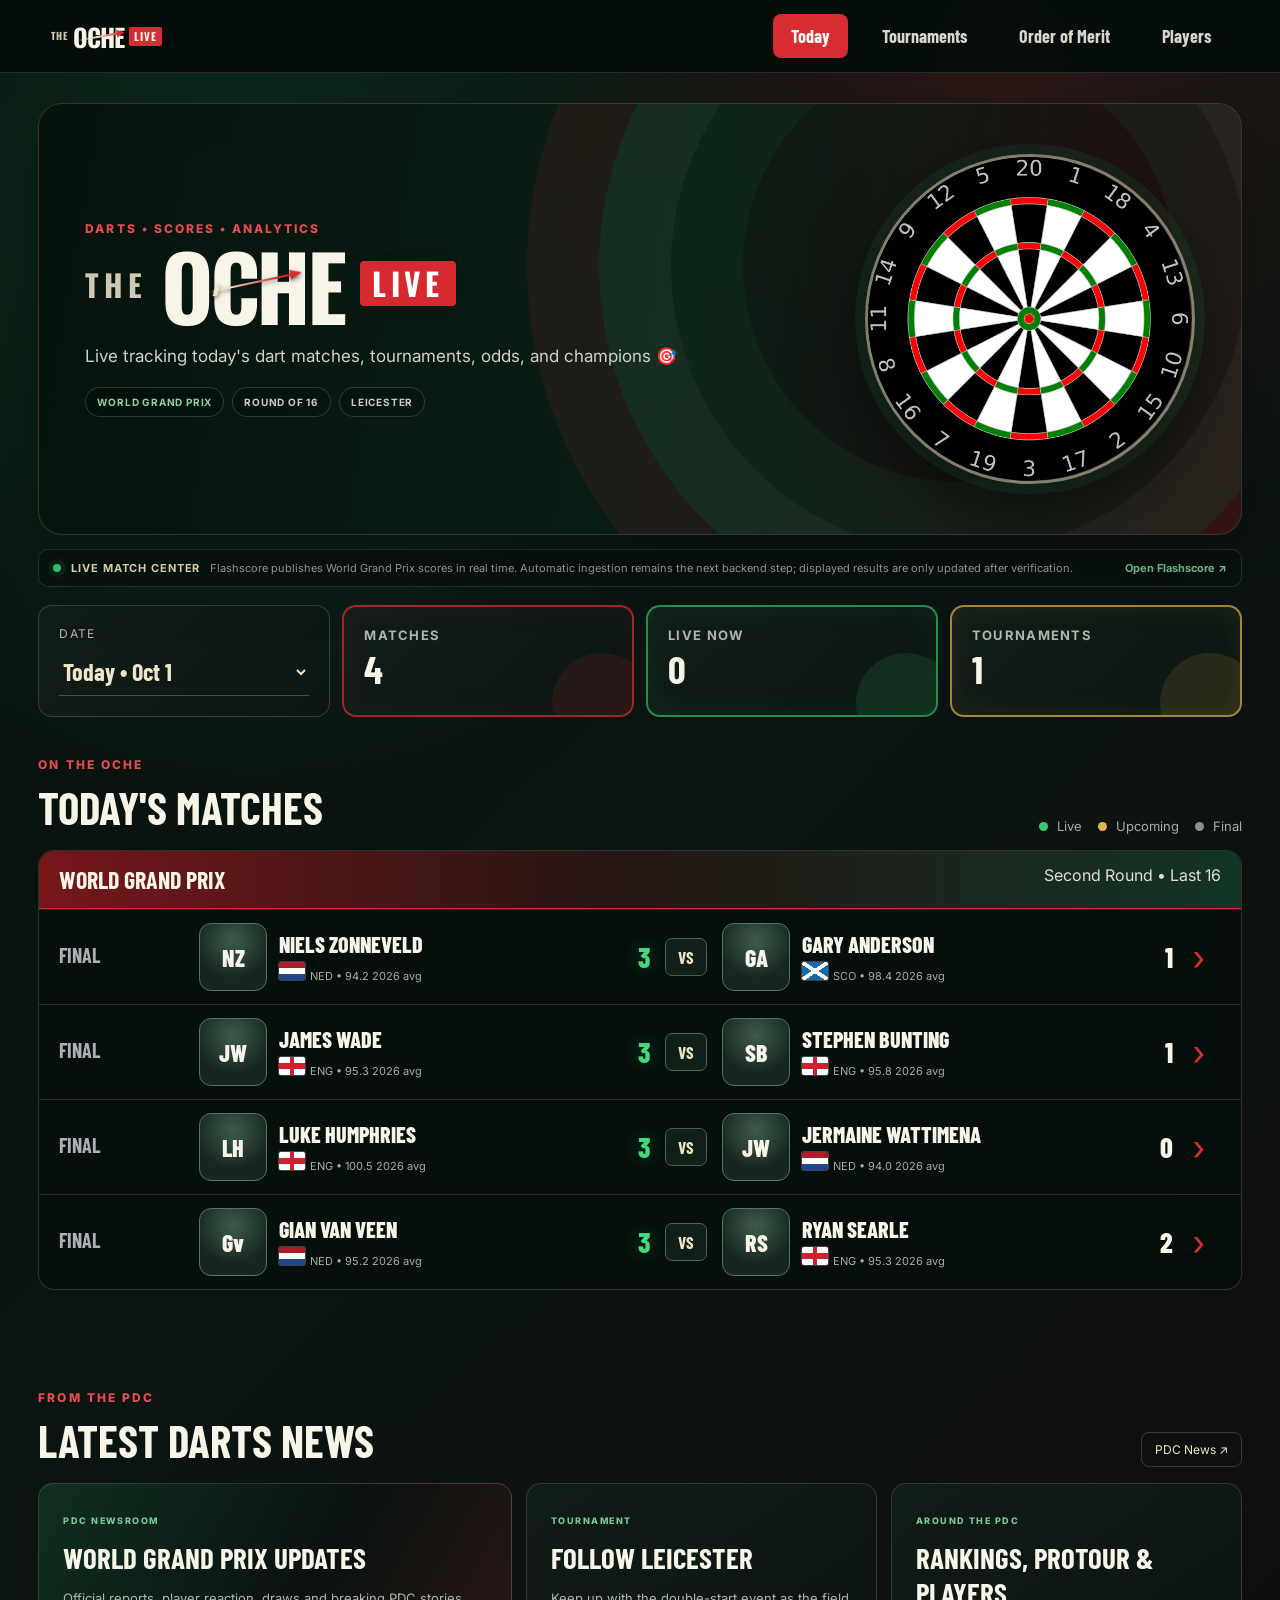
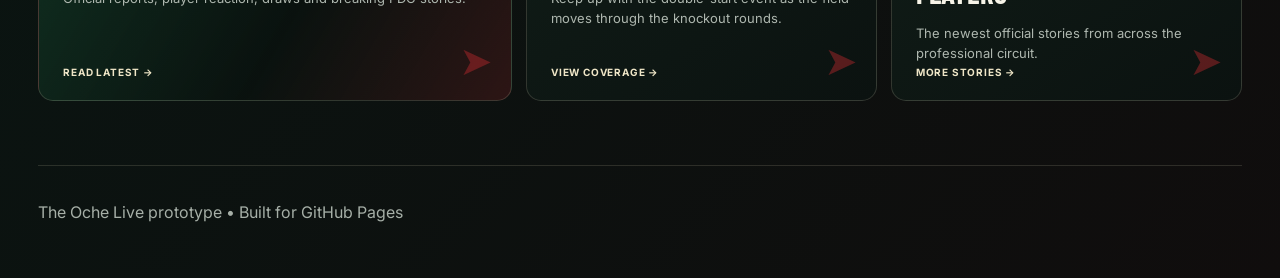
<file: index.html>
<!DOCTYPE html>
<html lang="en"><head><meta charset="UTF-8"><meta name="viewport" content="width=device-width,initial-scale=1.0"><title>The Oche Live</title><link rel="preconnect" href="https://fonts.googleapis.com"><link rel="preconnect" href="https://fonts.gstatic.com" crossorigin><link href="https://fonts.googleapis.com/css2?family=Barlow+Condensed:wght@500;600;700;800&family=Inter:wght@400;500;600;700;800;900&family=Oswald:wght@500;600;700&display=swap" rel="stylesheet"><link rel="stylesheet" href="css/style.css"><link rel="stylesheet" href="css/home-v2.css"></head>
<body><div class="site-shell"><header class="topbar"><a class="brand" href="index.html"><span class="mini-oche-logo"><span>THE</span><b>OCHE</b><em>LIVE</em><i></i></span></a><nav class="main-nav"><a class="active" href="index.html">Today</a><a href="tournaments.html">Tournaments</a><a href="rankings.html">Order of Merit</a><a href="players.html">Players</a></nav></header>
<main><section class="hero home-hero"><div class="hero-copy-block"><p class="eyebrow">Darts • scores • analytics</p><h1 class="home-title oche-wordmark"><span>THE</span><span class="oche-text">OCHE<i class="dart-swoosh" aria-hidden="true">➤</i></span><em>LIVE</em></h1><p class="hero-copy">Live tracking today's dart matches, tournaments, odds, and champions 🎯</p><div class="hero-chips"><span>WORLD GRAND PRIX</span><span>ROUND OF 16</span><span>LEICESTER</span></div></div><div class="hero-board-photo"><img src="images/dartboards/Anonymous_dartboard.png" alt="Dartboard"></div></section>
<section class="live-source-strip"><span class="pulse-dot"></span><strong>LIVE MATCH CENTER</strong><span>Flashscore publishes World Grand Prix scores in real time. Automatic ingestion remains the next backend step; displayed results are only updated after verification.</span><a href="https://www.flashscoreusa.com/darts/world/world-grand-prix/" target="_blank" rel="noopener">Open Flashscore ↗</a></section>
<section class="summary-strip" id="summaryStrip"></section><section class="section-heading"><div><p class="eyebrow">On the oche</p><h2 id="matchHeading">Today's Matches</h2></div><div class="legend"><span><i class="dot live"></i> Live</span><span><i class="dot upcoming"></i> Upcoming</span><span><i class="dot final"></i> Final</span></div></section><section id="matchesContainer" class="matches-grid" aria-live="polite"></section>
<section class="news-section"><div class="section-heading"><div><p class="eyebrow">From the PDC</p><h2>Latest Darts News</h2></div><a class="news-all" href="https://www.pdc.tv/news/" target="_blank" rel="noopener">PDC News ↗</a></div><div class="news-grid"><a class="news-card feature-news" href="https://www.pdc.tv/news/" target="_blank" rel="noopener"><span class="news-tag">PDC NEWSROOM</span><h3>World Grand Prix updates</h3><p>Official reports, player reaction, draws and breaking PDC stories.</p><b>READ LATEST →</b></a><a class="news-card" href="https://www.pdc.tv/news/" target="_blank" rel="noopener"><span class="news-tag">TOURNAMENT</span><h3>Follow Leicester</h3><p>Keep up with the double-start event as the field moves through the knockout rounds.</p><b>VIEW COVERAGE →</b></a><a class="news-card" href="https://www.pdc.tv/news/" target="_blank" rel="noopener"><span class="news-tag">AROUND THE PDC</span><h3>Rankings, ProTour & players</h3><p>The newest official stories from across the professional circuit.</p><b>MORE STORIES →</b></a></div></section>
</main><footer class="footer"><p>The Oche Live prototype • Built for GitHub Pages</p></footer></div><script src="js/data.js"></script><script src="js/app.js"></script></body></html>
</file>
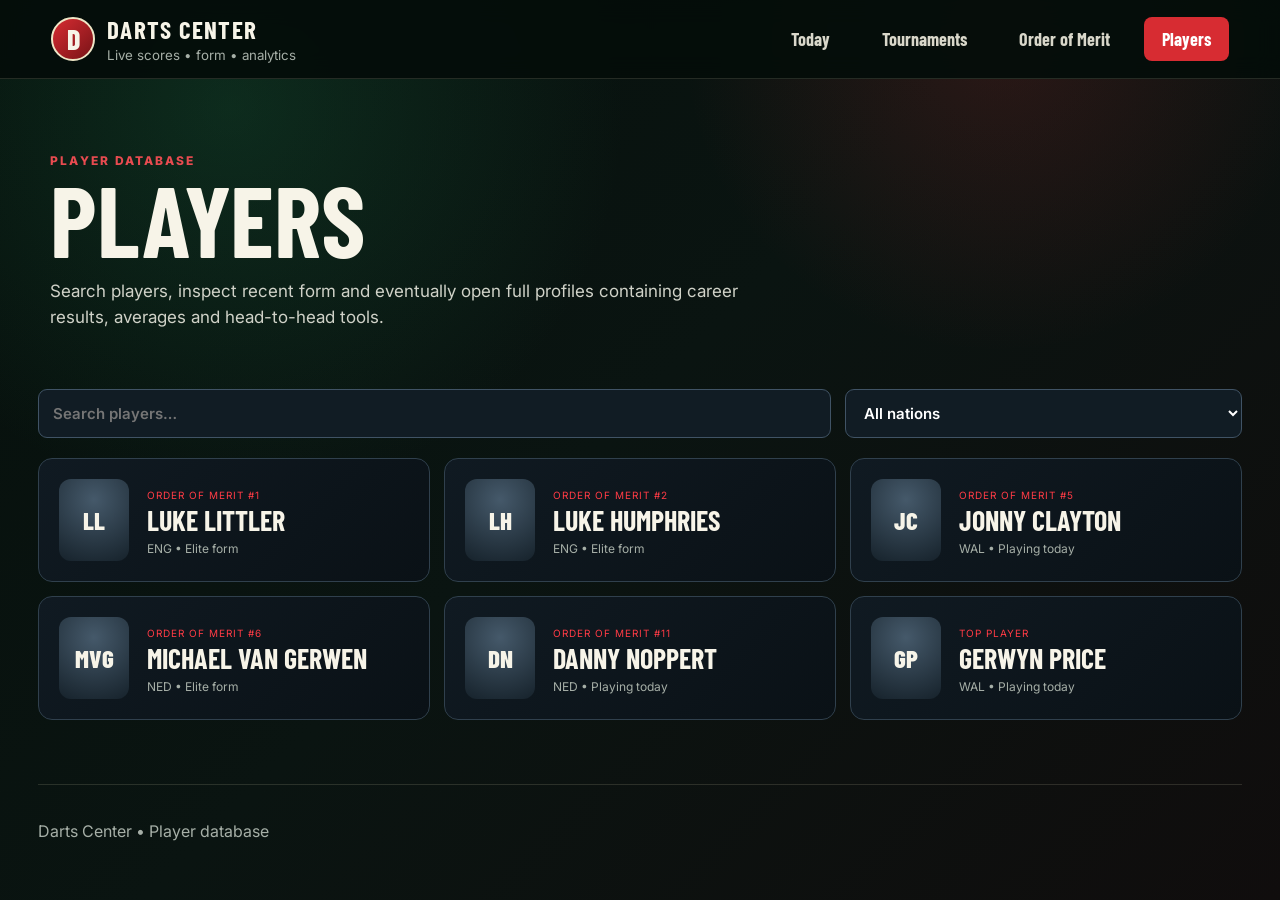
<file: players.html>
<!DOCTYPE html><html lang="en"><head><meta charset="UTF-8"><meta name="viewport" content="width=device-width,initial-scale=1"><title>Players • Darts Center</title><link rel="preconnect" href="https://fonts.googleapis.com"><link rel="preconnect" href="https://fonts.gstatic.com" crossorigin><link href="https://fonts.googleapis.com/css2?family=Barlow+Condensed:wght@500;600;700;800&family=Inter:wght@400;500;600;700&display=swap" rel="stylesheet"><link rel="stylesheet" href="css/style.css"></head><body><div class="site-shell"><header class="topbar"><a class="brand" href="index.html"><span class="brand-mark">D</span><span><strong>DARTS CENTER</strong><small>Live scores • form • analytics</small></span></a><nav class="main-nav"><a href="index.html">Today</a><a href="tournaments.html">Tournaments</a><a href="rankings.html">Order of Merit</a><a class="active" href="players.html">Players</a></nav></header><main><section class="hero"><div><p class="eyebrow">Player database</p><h1>Players</h1><p class="hero-copy">Search players, inspect recent form and eventually open full profiles containing career results, averages and head-to-head tools.</p></div></section><section class="player-tools"><input id="playerSearch" type="search" placeholder="Search players…" aria-label="Search players"><select id="countryFilter"><option value="">All nations</option><option>ENG</option><option>WAL</option><option>NED</option></select></section><section class="player-directory" id="playerDirectory"><article class="player-profile-card" data-name="luke littler" data-country="ENG"><div class="profile-avatar">LL</div><div><span class="profile-rank">Order of Merit #1</span><h3>Luke Littler</h3><p>ENG • Elite form</p></div></article><article class="player-profile-card" data-name="luke humphries" data-country="ENG"><div class="profile-avatar">LH</div><div><span class="profile-rank">Order of Merit #2</span><h3>Luke Humphries</h3><p>ENG • Elite form</p></div></article><article class="player-profile-card" data-name="jonny clayton" data-country="WAL"><div class="profile-avatar">JC</div><div><span class="profile-rank">Order of Merit #5</span><h3>Jonny Clayton</h3><p>WAL • Playing today</p></div></article><article class="player-profile-card" data-name="michael van gerwen" data-country="NED"><div class="profile-avatar">MVG</div><div><span class="profile-rank">Order of Merit #6</span><h3>Michael van Gerwen</h3><p>NED • Elite form</p></div></article><article class="player-profile-card" data-name="danny noppert" data-country="NED"><div class="profile-avatar">DN</div><div><span class="profile-rank">Order of Merit #11</span><h3>Danny Noppert</h3><p>NED • Playing today</p></div></article><article class="player-profile-card" data-name="gerwyn price" data-country="WAL"><div class="profile-avatar">GP</div><div><span class="profile-rank">Top player</span><h3>Gerwyn Price</h3><p>WAL • Playing today</p></div></article></section></main><footer class="footer"><p>Darts Center • Player database</p></footer></div><script>const q=document.getElementById('playerSearch'),f=document.getElementById('countryFilter'),cards=[...document.querySelectorAll('.player-profile-card')];function filter(){const s=q.value.toLowerCase();cards.forEach(c=>c.style.display=(!s||c.dataset.name.includes(s))&&(!f.value||c.dataset.country===f.value)?'flex':'none')}q.addEventListener('input',filter);f.addEventListener('change',filter);</script></body></html>
</file>
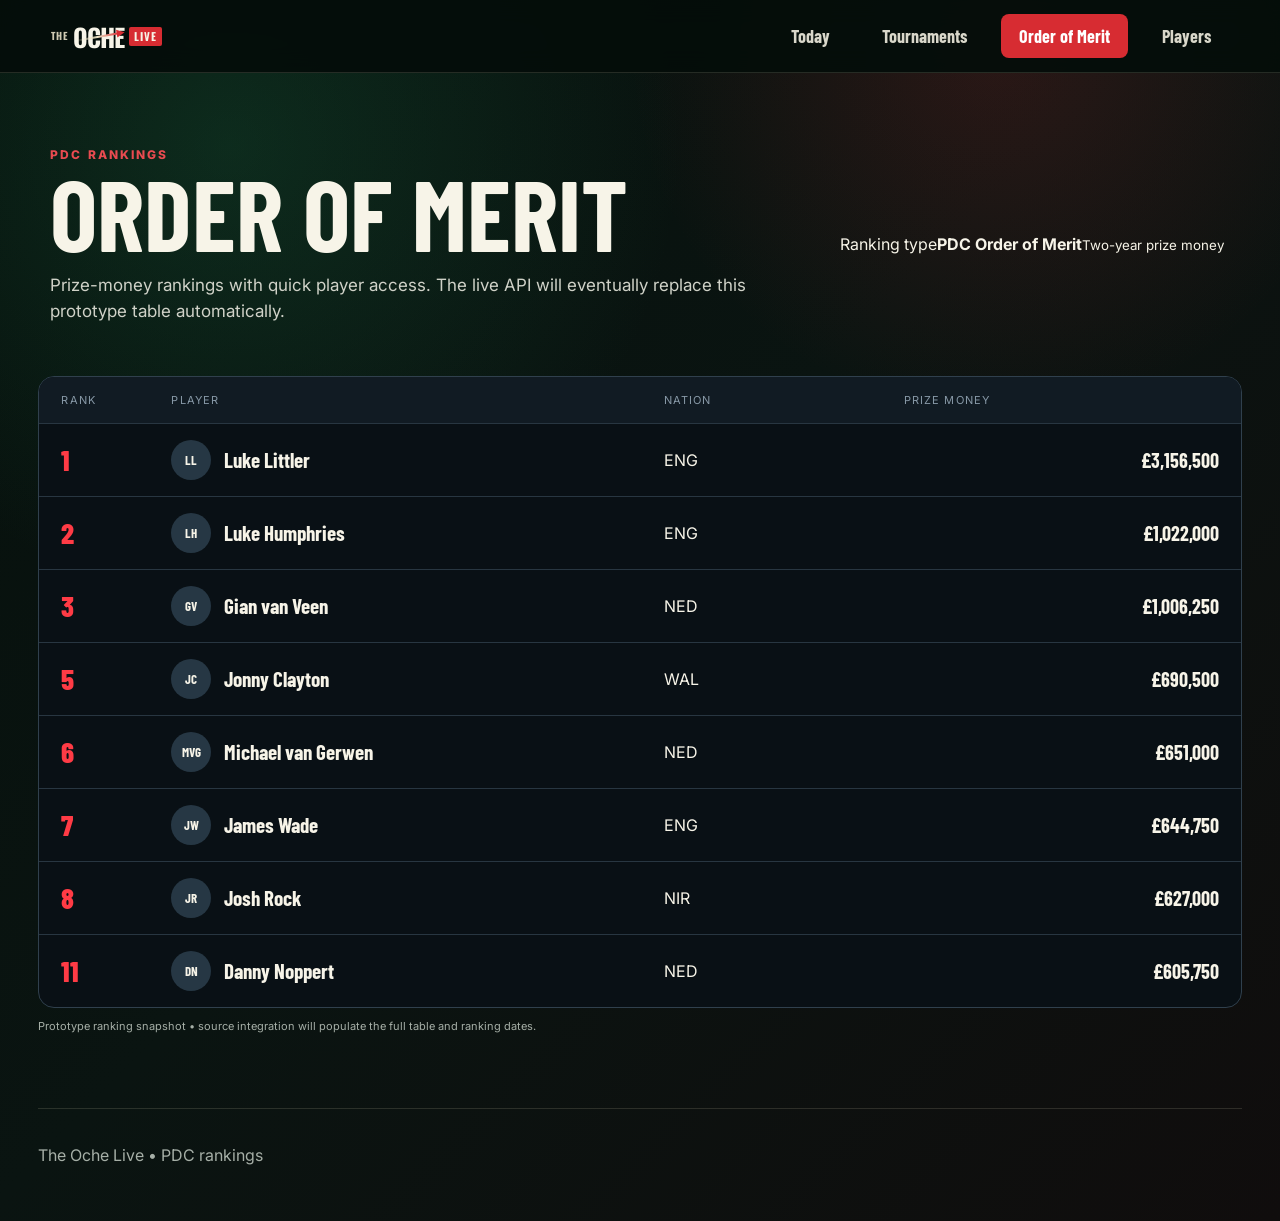
<file: rankings.html>
<!DOCTYPE html><html lang="en"><head><meta charset="UTF-8"><meta name="viewport" content="width=device-width,initial-scale=1"><title>Order of Merit • The Oche Live</title><link rel="preconnect" href="https://fonts.googleapis.com"><link rel="preconnect" href="https://fonts.gstatic.com" crossorigin><link href="https://fonts.googleapis.com/css2?family=Barlow+Condensed:wght@500;600;700;800&family=Inter:wght@400;500;600;700&family=Oswald:wght@500;600;700&display=swap" rel="stylesheet"><link rel="stylesheet" href="css/style.css"><link rel="stylesheet" href="css/home-v2.css"></head><body><div class="site-shell"><header class="topbar"><a class="brand" href="index.html"><span class="mini-oche-logo"><span>THE</span><b>OCHE</b><em>LIVE</em><i></i></span></a><nav class="main-nav"><a href="index.html">Today</a><a href="tournaments.html">Tournaments</a><a class="active" href="rankings.html">Order of Merit</a><a href="players.html">Players</a></nav></header><main><section class="hero"><div><p class="eyebrow">PDC rankings</p><h1>Order of Merit</h1><p class="hero-copy">Prize-money rankings with quick player access. The live API will eventually replace this prototype table automatically.</p></div><div class="hero-panel"><span>Ranking type</span><strong>PDC Order of Merit</strong><small>Two-year prize money</small></div></section><section class="ranking-board"><div class="ranking-head"><span>Rank</span><span>Player</span><span>Nation</span><span>Prize Money</span></div><a class="ranking-row" href="players.html"><strong>1</strong><span class="rank-player"><i>LL</i>Luke Littler</span><span>ENG</span><b>£3,156,500</b></a><a class="ranking-row" href="players.html"><strong>2</strong><span class="rank-player"><i>LH</i>Luke Humphries</span><span>ENG</span><b>£1,022,000</b></a><a class="ranking-row" href="players.html"><strong>3</strong><span class="rank-player"><i>GV</i>Gian van Veen</span><span>NED</span><b>£1,006,250</b></a><a class="ranking-row" href="players.html"><strong>5</strong><span class="rank-player"><i>JC</i>Jonny Clayton</span><span>WAL</span><b>£690,500</b></a><a class="ranking-row" href="players.html"><strong>6</strong><span class="rank-player"><i>MVG</i>Michael van Gerwen</span><span>NED</span><b>£651,000</b></a><a class="ranking-row" href="players.html"><strong>7</strong><span class="rank-player"><i>JW</i>James Wade</span><span>ENG</span><b>£644,750</b></a><a class="ranking-row" href="players.html"><strong>8</strong><span class="rank-player"><i>JR</i>Josh Rock</span><span>NIR</span><b>£627,000</b></a><a class="ranking-row" href="players.html"><strong>11</strong><span class="rank-player"><i>DN</i>Danny Noppert</span><span>NED</span><b>£605,750</b></a></section><p class="source-hint">Prototype ranking snapshot • source integration will populate the full table and ranking dates.</p></main><footer class="footer"><p>The Oche Live • PDC rankings</p></footer></div></body></html>
</file>
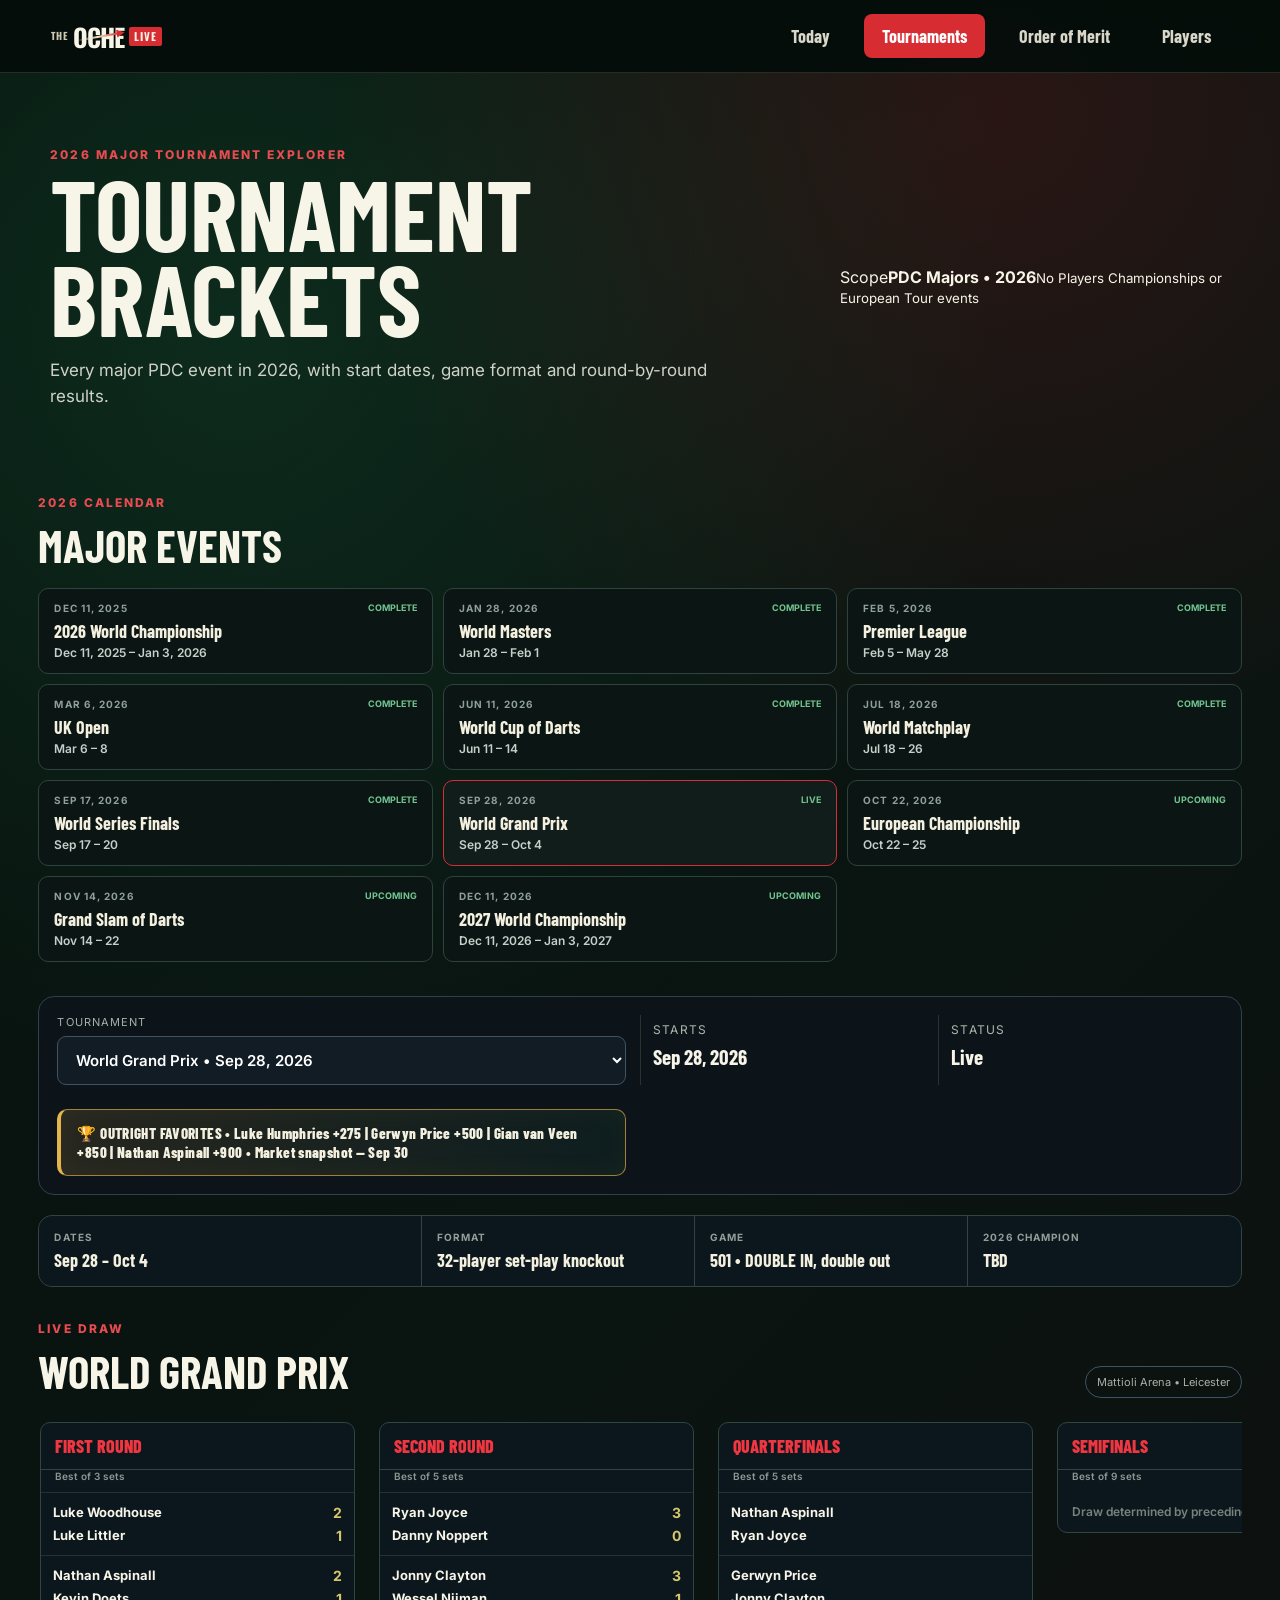
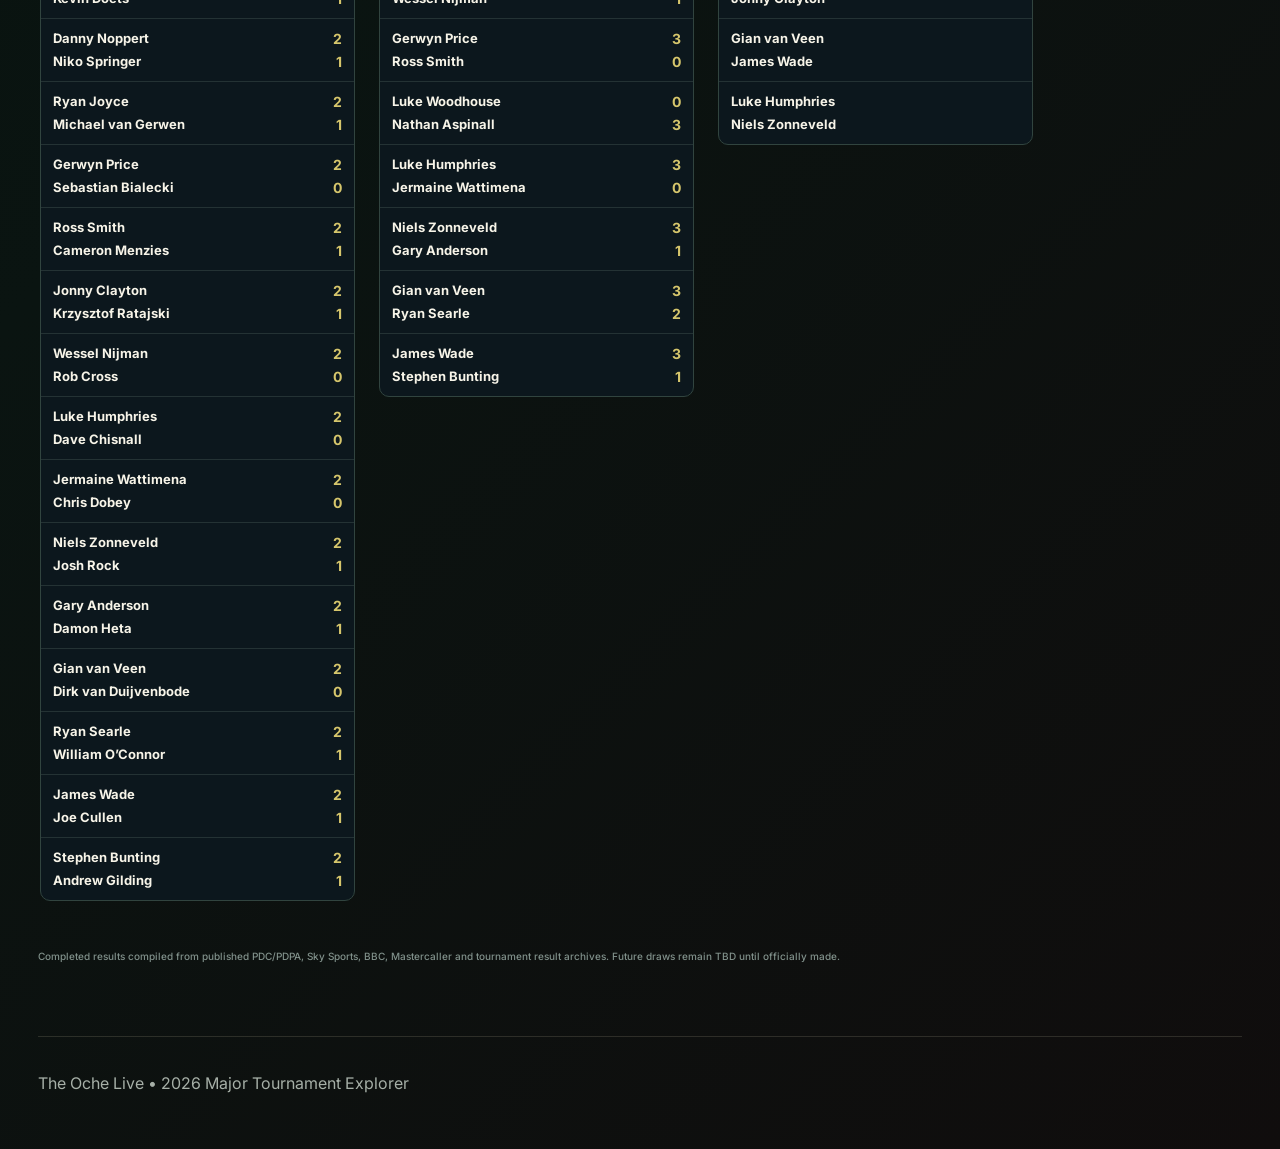
<file: tournaments.html>
<!DOCTYPE html><html lang="en"><head><meta charset="UTF-8"><meta name="viewport" content="width=device-width,initial-scale=1"><title>Tournaments • The Oche Live</title><link rel="preconnect" href="https://fonts.googleapis.com"><link rel="preconnect" href="https://fonts.gstatic.com" crossorigin><link href="https://fonts.googleapis.com/css2?family=Barlow+Condensed:wght@500;600;700;800&family=Inter:wght@400;500;600;700&family=Oswald:wght@500;600;700&display=swap" rel="stylesheet"><link rel="stylesheet" href="css/style.css"><link rel="stylesheet" href="css/home-v2.css"><style>.t-meta{display:grid;grid-template-columns:1.4fr 1fr 1fr 1fr;gap:1px;margin:20px 0 28px;border:1px solid #31443f;border-radius:14px;overflow:hidden;background:#31443f}.t-meta>div{background:#0c171d;padding:15px}.t-meta span,.calendar-card span{display:block;color:#8fa099;font:700 10px Inter;letter-spacing:.11em;text-transform:uppercase;margin-bottom:6px}.t-meta strong{font:700 18px 'Barlow Condensed';color:#f4f0df}.major-calendar{display:grid;grid-template-columns:repeat(3,1fr);gap:10px;margin:16px 0 34px}.calendar-card{padding:13px 15px;border:1px solid #2e433e;border-radius:10px;background:#0b1614;cursor:pointer;text-align:left;color:#f4f0df}.calendar-card:hover,.calendar-card.active{border-color:#d82d38;background:#111d1a}.calendar-card strong{display:block;font:700 18px 'Barlow Condensed';margin-bottom:3px}.calendar-card b{font:600 12px Inter;color:#c5d0ca}.calendar-card em{float:right;font:700 9px Inter;font-style:normal;text-transform:uppercase;color:#71c58f}.round-strip{display:flex;align-items:flex-start;gap:24px;overflow-x:auto;padding:8px 2px 22px;scrollbar-color:#40544e #08120f}.round-card{flex:0 0 315px;min-width:315px;border:1px solid #31443f;border-radius:10px;background:#0c171d;overflow:hidden}.round-card h3{margin:0;padding:12px 14px;color:#ef3641;font:800 18px 'Barlow Condensed';text-transform:uppercase;border-bottom:1px solid #31443f;white-space:nowrap}.round-card small{display:block;padding:0 14px 10px;color:#899991;font:600 10px Inter}.round-card .pair{padding:8px 12px;border-top:1px solid rgba(80,100,94,.35);font:700 13px Inter}.pair-player{display:grid;grid-template-columns:minmax(0,1fr) 28px;gap:8px;align-items:center;min-height:23px;white-space:nowrap}.pair-player b{color:#d6c66c;text-align:right;font-size:14px}.round-card .placeholder{color:#75837e}.round-summary{padding:11px 14px;color:#c5d0ca;font:600 12px Inter;line-height:1.5}.source-note{color:#81918b;font:500 10px Inter;margin-top:12px}.section-heading.compact{margin-bottom:5px}@media(max-width:800px){.major-calendar{grid-template-columns:1fr 1fr}.t-meta{grid-template-columns:1fr 1fr}.round-card{flex-basis:285px;min-width:285px}.round-strip{gap:16px}}@media(max-width:500px){.major-calendar{grid-template-columns:1fr}.t-meta{grid-template-columns:1fr 1fr}.t-meta>div{padding:11px}.t-meta strong{font-size:15px}.round-card{flex-basis:280px;min-width:280px}}</style></head><body><div class="site-shell"><header class="topbar"><a class="brand" href="index.html"><span class="mini-oche-logo"><span>THE</span><b>OCHE</b><em>LIVE</em><i></i></span></a><nav class="main-nav"><a href="index.html">Today</a><a class="active" href="tournaments.html">Tournaments</a><a href="rankings.html">Order of Merit</a><a href="players.html">Players</a></nav></header><main><section class="hero"><div><p class="eyebrow">2026 major tournament explorer</p><h1>Tournament Brackets</h1><p class="hero-copy">Every major PDC event in 2026, with start dates, game format and round-by-round results.</p></div><div class="hero-panel"><span>Scope</span><strong>PDC Majors • 2026</strong><small>No Players Championships or European Tour events</small></div></section><section class="section-heading compact"><div><p class="eyebrow">2026 calendar</p><h2>Major Events</h2></div></section><div id="majorCalendar" class="major-calendar"></div><section class="control-bar"><label>Tournament<select id="tournamentSelect"></select></label><div class="control-stat"><span>Starts</span><strong id="startDate"></strong></div><div class="control-stat"><span>Status</span><strong id="eventStatus"></strong></div></section><div id="meta" class="t-meta"></div><section class="section-heading"><div><p class="eyebrow" id="drawKicker">Tournament draw</p><h2 id="eventTitle"></h2></div><span class="data-badge" id="venue"></span></section><div class="bracket-scroll"><div id="rounds" class="round-strip"></div></div><p class="source-note">Completed results compiled from published PDC/PDPA, Sky Sports, BBC, Mastercaller and tournament result archives. Future draws remain TBD until officially made.</p></main><footer class="footer"><p>The Oche Live • 2026 Major Tournament Explorer</p></footer></div><script>
const EVENTS=[
{id:'wc26',name:'2026 World Championship',start:'Dec 11, 2025',dates:'Dec 11, 2025 – Jan 3, 2026',venue:'Alexandra Palace • London',status:'Complete',field:'128-player set-play knockout',game:'501 • straight in, double out',winner:'Luke Littler',rounds:[['First Round','Best of 5 sets'],['Second Round','Best of 5 sets'],['Third Round','Best of 7 sets'],['Fourth Round','Best of 7 sets'],['Quarterfinals','Best of 9 sets'],['Semifinals','Best of 11 sets'],['Final','Best of 13 sets']]},
{id:'masters',name:'World Masters',start:'Jan 28, 2026',dates:'Jan 28 – Feb 1',venue:'Arena MK • Milton Keynes',status:'Complete',field:'32-player set-play knockout',game:'501 • straight in, double out',winner:'Luke Littler',rounds:[['Last 32','Best of 5 sets'],['Last 16','Best of 7 sets'],['Quarterfinals','Best of 7 sets'],['Semifinals','Best of 9 sets'],['Final','Best of 11 sets']]},
{id:'premier',name:'Premier League',start:'Feb 5, 2026',dates:'Feb 5 – May 28',venue:'17 venues • UK & Europe',status:'Complete',field:'8-player weekly knockout league',game:'501 • straight in, double out',winner:'Luke Littler',rounds:[['League Nights 1–16','Weekly knockout nights'],['Playoff Semifinals','Best of 19 legs'],['Final','Best of 21 legs']]},
{id:'ukopen',name:'UK Open',start:'Mar 6, 2026',dates:'Mar 6 – 8',venue:"Butlin's • Minehead",status:'Complete',field:'157-player open draw',game:'501 • straight in, double out',winner:'Luke Littler',rounds:[['First Round','Best of 11 legs'],['Second Round','Best of 11 legs'],['Third Round','Best of 11 legs'],['Fourth Round','Best of 19 legs'],['Fifth Round','Best of 19 legs'],['Sixth Round','Best of 19 legs'],['Quarterfinals','Best of 19 legs'],['Semifinals','Best of 21 legs'],['Final','Best of 21 legs']]},
{id:'worldcup',name:'World Cup of Darts',start:'Jun 11, 2026',dates:'Jun 11 – 14',venue:'Frankfurt • Germany',status:'Complete',field:'National teams • pairs',game:'501 pairs • straight in, double out',winner:'England',rounds:[['Group Stage','12 groups of three'],['Last 16','First knockout round'],['Quarterfinals','Last 8 nations'],['Semifinals','Last 4 nations'],['Final','Championship match']]},
{id:'matchplay',name:'World Matchplay',start:'Jul 18, 2026',dates:'Jul 18 – 26',venue:'Winter Gardens • Blackpool',status:'Complete',field:'32-player knockout',game:'501 • straight in, double out',winner:'Luke Littler',rounds:[['First Round','Best of 19 legs'],['Second Round','Best of 21 legs'],['Quarterfinals','Best of 31 legs'],['Semifinals','Best of 33 legs'],['Final','Best of 35 legs']]},
{id:'wsfinals',name:'World Series Finals',start:'Sep 17, 2026',dates:'Sep 17 – 20',venue:'AFAS Live • Amsterdam',status:'Complete',field:'32-player knockout',game:'501 • straight in, double out',winner:'Ross Smith',rounds:[['First Round','Best of 11 legs'],['Second Round','Best of 19 legs'],['Quarterfinals','Best of 19 legs'],['Semifinals','Best of 21 legs'],['Final','Best of 21 legs']]},
{id:'wgp',name:'World Grand Prix',start:'Sep 28, 2026',dates:'Sep 28 – Oct 4',venue:'Mattioli Arena • Leicester',status:'Live',field:'32-player set-play knockout',game:'501 • DOUBLE IN, double out',winner:'TBD',rounds:[['First Round','Best of 3 sets'],['Second Round','Best of 5 sets'],['Quarterfinals','Best of 5 sets'],['Semifinals','Best of 9 sets'],['Final','Best of 11 sets']]},
{id:'euro',name:'European Championship',start:'Oct 22, 2026',dates:'Oct 22 – 25',venue:'Westfalenhallen • Dortmund',status:'Upcoming',field:'32-player knockout',game:'501 • straight in, double out',winner:'TBD',rounds:[['First Round','Round of 32'],['Second Round','Last 16'],['Quarterfinals','Last 8'],['Semifinals','Last 4'],['Final','Championship match']]},
{id:'grandslam',name:'Grand Slam of Darts',start:'Nov 14, 2026',dates:'Nov 14 – 22',venue:'WV Active Aldersley • Wolverhampton',status:'Upcoming',field:'32 players • groups then knockout',game:'501 • straight in, double out',winner:'TBD',rounds:[['Group Stage','8 groups of four'],['Second Round','Last 16'],['Quarterfinals','Last 8'],['Semifinals','Last 4'],['Final','Championship match']]},
{id:'wc27',name:'2027 World Championship',start:'Dec 11, 2026',dates:'Dec 11, 2026 – Jan 3, 2027',venue:'Alexandra Palace • London',status:'Upcoming',field:'Set-play knockout',game:'501 • straight in, double out',winner:'TBD',rounds:[['First Round','Opening round'],['Second Round','Round 2'],['Third Round','Round 3'],['Fourth Round','Last 16'],['Quarterfinals','Last 8'],['Semifinals','Last 4'],['Final','Championship match']]}
];
const R={};
R.masters=[
[['Luke Littler','3','Mike De Decker','2'],['Ross Smith','3','Jimmy van Schie','1'],['Rob Cross','3','Ryan Searle','1'],['Josh Rock','3','Connor Scutt','1'],['Damon Heta','3','Michael van Gerwen','1'],['Chris Dobey','3','Jermaine Wattimena','0'],['Jonny Clayton','3','Wessel Nijman','1'],['Gerwyn Price','3','James Hurrell','0'],['Luke Humphries','3','Dave Chisnall','1'],['Luke Woodhouse','3','Martin Schindler','0'],['Stephen Bunting','3','Jeffrey de Graaf','1'],['Danny Noppert','3','Daryl Gurney','1'],['Gian van Veen','3','Ryan Joyce','1'],['Nathan Aspinall','3','Shane McGuirk','1'],['Gary Anderson','3','Niels Zonneveld','2'],['James Wade','3','Madars Razma','2']],
[['Luke Littler','4','Ross Smith','1'],['Josh Rock','4','Rob Cross','1'],['Chris Dobey','4','Damon Heta','3'],['Gerwyn Price','4','Jonny Clayton','3'],['Luke Humphries','4','Luke Woodhouse','3'],['Danny Noppert','4','Stephen Bunting','0'],['Gian van Veen','4','Nathan Aspinall','2'],['James Wade','4','Gary Anderson','3']],
[['Luke Littler','4','Josh Rock','0'],['Gerwyn Price','4','Chris Dobey','2'],['Luke Humphries','4','Danny Noppert','0'],['Gian van Veen','4','James Wade','2']],
[['Luke Littler','5','Gerwyn Price','4'],['Luke Humphries','5','Gian van Veen','0']],
[['Luke Littler','6','Luke Humphries','5']]];
R.matchplay=[
[['Josh Rock','10','Luke Woodhouse','4'],['Stephen Bunting','13','Niels Zonneveld','12'],['Luke Littler','10','Niko Springer','6'],['Nathan Aspinall','10','Joe Cullen','5'],['Dirk van Duijvenbode','13','Chris Dobey','11'],['Gary Anderson','10','Ryan Joyce','2'],['Michael van Gerwen','10','Andrew Gilding','6'],['Jonny Clayton','10','Damon Heta','7'],['Ryan Searle','10',"William O’Connor",'6'],['James Wade','10','Jermaine Wattimena','7'],['Gian van Veen','10','Krzysztof Ratajski','6'],['Wessel Nijman','10','Dave Chisnall','5'],['Ross Smith','10','Kevin Doets','6'],['Gerwyn Price','11','Martin Schindler','9'],['Cameron Menzies','10','Luke Humphries','7'],['Rob Cross','10','Danny Noppert','3']],
[['Gary Anderson','11','Jonny Clayton','7'],['Dirk van Duijvenbode','14','Michael van Gerwen','12'],['Luke Littler','11','Nathan Aspinall','8'],['Josh Rock','11','Stephen Bunting','6'],['Ross Smith','W/O','Cameron Menzies','0'],['Gian van Veen','14','Wessel Nijman','12'],['Gerwyn Price','11','Rob Cross','5'],['James Wade','11','Ryan Searle','8']],
[['Dirk van Duijvenbode','16','Gary Anderson','13'],['Luke Littler','16','Josh Rock','7'],['Gerwyn Price','16','Ross Smith','12'],['Gian van Veen','16','James Wade','13']],
[['Gerwyn Price','17','Gian van Veen','10'],['Luke Littler','17','Dirk van Duijvenbode','5']],
[['Luke Littler','18','Gerwyn Price','9']]];
R.wsfinals=[
[['Daryl Gurney','6','Michael van Gerwen','5'],['Ross Smith','6','Kevin Doets','3'],['Josh Rock','6','Stephen Bunting','5'],['Ryan Searle','6','Rob Cross','2'],['Luke Humphries','6','Jermaine Wattimena','4'],['Dirk van Duijvenbode','6','Viktor Tingstrom','4'],['Gian van Veen','6','Chris Dobey','2'],['Karel Sedlacek','6','Ben Robb','4'],['Gerwyn Price','6','Brody Klinge','4'],['Jim Long','6','Adam Leek','5'],['James Wade','6','Damon Heta','5'],['Wessel Nijman','6','Simon Whitlock','4'],['Luke Littler','6','Danny Noppert','4'],['Nathan Aspinall','6','Raymond Smith','4'],['Jonny Clayton','6','Maik Kuivenhoven','3'],['Motomu Sakai','6','Callan Rydz','5']],
[['Ross Smith','10','Daryl Gurney','5'],['Josh Rock','10','Ryan Searle','7'],['Dirk van Duijvenbode','10','Luke Humphries','9'],['Gian van Veen','10','Karel Sedlacek','7'],['Gerwyn Price','10','Jim Long','5'],['James Wade','10','Wessel Nijman','7'],['Luke Littler','10','Nathan Aspinall','9'],['Jonny Clayton','10','Motomu Sakai','8']],
[['Ross Smith','10','Josh Rock','7'],['Gian van Veen','10','Dirk van Duijvenbode','8'],['Gerwyn Price','10','James Wade','7'],['Jonny Clayton','10','Luke Littler','4']],
[['Ross Smith','11','Gian van Veen','8'],['Gerwyn Price','11','Jonny Clayton','7']],
[['Ross Smith','11','Gerwyn Price','5']]];
R.worldcup=[
[['Czechia','4','India','0'],['Japan','4','Croatia','3'],['Norway','4','Finland','3'],['Ireland','4','Singapore','1'],['Poland','4','Portugal','1'],['Sweden','4','South Africa','2'],['Latvia','4','Italy','2'],['Hong Kong','4','Belgium','2'],['Germany','4','Philippines','0'],['Wales','4','Lithuania','1'],['Austria','4','China','1'],['USA','4','Australia','3'],['Denmark','4','India','1'],['Spain','4','Croatia','3'],['Hungary','4','Finland','0'],['Singapore','4','Gibraltar','2'],['Switzerland','4','Portugal','1'],['South Africa','4','Mongolia','1'],['Italy','4','Trinidad & Tobago','2'],['Belgium','4','Slovenia','1'],['Philippines','4','New Zealand','1'],['Lithuania','4','Thailand','2'],['France','4','China','3'],['Canada','4','Australia','1'],['Czechia','4','Denmark','1'],['Spain','4','Japan','1'],['Norway','4','Hungary','3'],['Ireland','4','Gibraltar','2'],['Poland','4','Switzerland','2'],['Sweden','4','Mongolia','1'],['Trinidad & Tobago','4','Latvia','3'],['Slovenia','4','Hong Kong','2'],['Germany','4','New Zealand','2'],['Wales','4','Thailand','1'],['France','4','Austria','3'],['USA','4','Canada','2']],
[['Ireland','8','Poland','5'],['Latvia','8','France','7'],['Scotland','8','Norway','0'],['Wales','8','USA','5'],['Northern Ireland','8','Belgium','7'],['Germany','8','Czechia','6'],['England','8','Spain','5'],['Netherlands','8','Sweden','6']],
[['Scotland','8','Ireland','5'],['England','8','Wales','7'],['Northern Ireland','8','Latvia','7'],['Netherlands','8','Germany','4']],
[['England','8','Scotland','3'],['Netherlands','8','Northern Ireland','2']],
[['England','10','Netherlands','5']]];
R.ukopen=[null,null,null,null,
[['Gary Anderson','10','Martin Schindler','7'],['Gerwyn Price','10','Wessel Nijman','5'],['Luke Littler','10','Kevin Doets','8'],['Luke Humphries','10','Dave Chisnall','4'],['Jonny Clayton','10','Darryl Pilgrim','7'],['Danny Noppert','10','Peter Wright','2'],['Rob Cross','10','Mike De Decker','9'],['Michael van Gerwen','10','Kai Gotthardt','6'],['Daryl Gurney','10','Ross Smith','8'],['Stephen Bunting','10','Mensur Suljovic','2'],['Josh Rock','10','Dominik Gruellich','7'],['Keane Barry','10','Ryan Joyce','7'],['Martin Lukeman','10','Madars Razma','3'],['James Wade','10','Gabriel Clemens','2'],['Krzysztof Ratajski','10','Oskar Lukasiak','5'],['Ryan Searle','10','Michael Smith','9']],
[['Josh Rock','10','Stephen Bunting','7'],['Luke Littler','10','Gary Anderson','5'],['James Wade','10','Michael van Gerwen','3'],['Danny Noppert','10','Luke Humphries','—'],['Jonny Clayton','10','Martin Lukeman','7'],['Rob Cross','10','Daryl Gurney','6'],['Gerwyn Price','10','Keane Barry','9'],['Krzysztof Ratajski','10','Ryan Searle','5']],
[['Josh Rock','10','Krzysztof Ratajski','7'],['James Wade','10','Rob Cross','9'],['Luke Littler','10','Danny Noppert','6'],['Gerwyn Price','10','Jonny Clayton','8']],
[['James Wade','11','Gerwyn Price','8'],['Luke Littler','11','Josh Rock','9']],
[['Luke Littler','11','James Wade','7']]];
R.premier=[
[['Night 1 winner: Michael van Gerwen','','',''],['Night 2 winner: Gerwyn Price','','',''],['Night 3 winner: Jonny Clayton','','',''],['Nights 4–13: full weekly results archived','','',''],['Night 14 winner: Luke Littler','','',''],['Night 15 winner: Luke Humphries','','',''],['Night 16 winner: Stephen Bunting','','','']],
[['Luke Littler','10','Gerwyn Price','9'],['Luke Humphries','10','Jonny Clayton','9']],
[['Luke Littler','11','Luke Humphries','10']]];
R.wc26=[null,null,null,[['Luke Humphries','4','Kevin Doets','1'],['Gary Anderson','4','Michael van Gerwen','1'],['Gian van Veen','4','Charlie Manby','1'],['Justin Hood','4','Josh Rock','0'],['Jonny Clayton','4','Andreas Harrysson','2'],['Krzysztof Ratajski','4','Luke Woodhouse','2'],['Luke Littler','4','Rob Cross','2'],['Ryan Searle','4','James Hurrell','0']],[['Luke Littler','5','Krzysztof Ratajski','0'],['Ryan Searle','5','Jonny Clayton','2'],['Gian van Veen','5','Luke Humphries','1'],['Gary Anderson','5','Justin Hood','2']],[['Luke Littler','6','Ryan Searle','1'],['Gian van Veen','6','Gary Anderson','3']],[['Luke Littler','7','Gian van Veen','1']]];
const WGP_FIRST=[['Luke Woodhouse','2','Luke Littler','1'],['Nathan Aspinall','2','Kevin Doets','1'],['Danny Noppert','2','Niko Springer','1'],['Ryan Joyce','2','Michael van Gerwen','1'],['Gerwyn Price','2','Sebastian Bialecki','0'],['Ross Smith','2','Cameron Menzies','1'],['Jonny Clayton','2','Krzysztof Ratajski','1'],['Wessel Nijman','2','Rob Cross','0'],['Luke Humphries','2','Dave Chisnall','0'],['Jermaine Wattimena','2','Chris Dobey','0'],['Niels Zonneveld','2','Josh Rock','1'],['Gary Anderson','2','Damon Heta','1'],['Gian van Veen','2','Dirk van Duijvenbode','0'],['Ryan Searle','2',"William O’Connor",'1'],['James Wade','2','Joe Cullen','1'],['Stephen Bunting','2','Andrew Gilding','1']];
const WGP_SECOND=[['Ryan Joyce','3','Danny Noppert','0'],['Jonny Clayton','3','Wessel Nijman','1'],['Gerwyn Price','3','Ross Smith','0'],['Luke Woodhouse','0','Nathan Aspinall','3'],['Luke Humphries','3','Jermaine Wattimena','0'],['Niels Zonneveld','3','Gary Anderson','1'],['Gian van Veen','3','Ryan Searle','2'],['James Wade','3','Stephen Bunting','1']];const WGP_QF=[['Nathan Aspinall','','Ryan Joyce',''],['Gerwyn Price','','Jonny Clayton',''],['Gian van Veen','','James Wade',''],['Luke Humphries','','Niels Zonneveld','']];R.wgp=[WGP_FIRST,WGP_SECOND,WGP_QF,null,null];
function pairsHTML(list){return list.map(x=>`<div class="pair"><div class="pair-player"><span>${x[0]}</span><b>${x[1]||''}</b></div>${x[2]?`<div class="pair-player"><span>${x[2]}</span><b>${x[3]||''}</b></div>`:''}</div>`).join('')}
function render(id){const e=EVENTS.find(x=>x.id===id),results=R[id]||[];document.getElementById('tournamentSelect').value=id;document.getElementById('startDate').textContent=e.start;document.getElementById('eventStatus').textContent=e.status;document.getElementById('eventTitle').textContent=e.name;document.getElementById('venue').textContent=e.venue;document.getElementById('meta').innerHTML=`<div><span>Dates</span><strong>${e.dates}</strong></div><div><span>Format</span><strong>${e.field}</strong></div><div><span>Game</span><strong>${e.game}</strong></div><div><span>${e.status==='Complete'?'Champion':'2026 Champion'}</span><strong>${e.winner}</strong></div>`;document.querySelectorAll('.calendar-card').forEach(b=>b.classList.toggle('active',b.dataset.id===id));document.getElementById('drawKicker').textContent=e.status==='Live'?'Live draw':e.status==='Complete'?'2026 results':'Scheduled structure';document.getElementById('rounds').innerHTML=e.rounds.map((r,i)=>{let body='';if(results[i]?.length)body=pairsHTML(results[i]);else if(e.status==='Upcoming')body='<div class="round-summary placeholder">Draw not yet made.</div>';else if(e.status==='Live')body='<div class="round-summary placeholder">Draw determined by preceding round.</div>';else body='<div class="round-summary placeholder">Earlier-round archive is being expanded.</div>';return `<section class="round-card"><h3>${r[0]}</h3><small>${r[1]}</small>${body}</section>`}).join('')}
const cal=document.getElementById('majorCalendar'),sel=document.getElementById('tournamentSelect');cal.innerHTML=EVENTS.map(e=>`<button class="calendar-card" data-id="${e.id}"><em>${e.status}</em><span>${e.start}</span><strong>${e.name}</strong><b>${e.dates}</b></button>`).join('');sel.innerHTML=EVENTS.map(e=>`<option value="${e.id}">${e.name} • ${e.start}</option>`).join('');cal.addEventListener('click',ev=>{const b=ev.target.closest('.calendar-card');if(b)render(b.dataset.id)});sel.addEventListener('change',ev=>render(ev.target.value));render('wgp');
</script></body></html>
</file>
<file: css/style.css>
:root{--bg:#07100d;--panel:#101a17;--panel-2:#17231e;--text:#f7f4e8;--cream:#efe6c7;--muted:#a6afa7;--red:#d72c32;--green:#1f7a4c;--green2:#2e9b64;--amber:#e5b44d;--line:rgba(239,230,199,.14)}*{box-sizing:border-box}body{margin:0;background:radial-gradient(circle at 78% 4%,rgba(215,44,50,.16),transparent 24%),radial-gradient(circle at 18% 12%,rgba(31,122,76,.25),transparent 30%),linear-gradient(135deg,#06100c 0%,#0a1411 48%,#100d0d 100%);color:var(--text);font-family:Inter,sans-serif}body:before{content:'';position:fixed;inset:0;pointer-events:none;opacity:.14;background-image:linear-gradient(30deg,rgba(239,230,199,.08) 1px,transparent 1px),linear-gradient(150deg,rgba(239,230,199,.04) 1px,transparent 1px);background-size:44px 44px;z-index:-2}a{color:inherit;text-decoration:none}.site-shell{min-height:100vh}.topbar{position:sticky;top:0;z-index:10;display:flex;justify-content:space-between;align-items:center;padding:14px 4vw;background:rgba(5,13,10,.95);backdrop-filter:blur(12px);border-bottom:1px solid var(--line)}.brand{display:flex;align-items:center;gap:12px}.brand-mark{display:grid;place-items:center;width:44px;height:44px;border-radius:50%;background:linear-gradient(135deg,var(--red),#781317);font:800 28px 'Barlow Condensed';border:2px solid var(--cream)}.brand strong{display:block;font:700 25px 'Barlow Condensed';letter-spacing:.05em}.brand small{color:var(--muted)}.main-nav{display:flex;gap:16px}.main-nav a{padding:11px 18px;border-radius:8px;color:#d9d7ca;font:700 18px 'Barlow Condensed'}.main-nav a:hover,.main-nav a.active{background:var(--red);color:white}main{width:min(1380px,94vw);margin:auto;padding:30px 0 64px}.hero{display:grid;grid-template-columns:1fr 390px;gap:34px;align-items:center;padding:44px 12px 34px;min-height:270px;position:relative}.home-hero{overflow:hidden;border:1px solid rgba(239,230,199,.16);border-radius:24px;padding:50px 46px;background:linear-gradient(100deg,rgba(6,18,13,.97) 0%,rgba(10,29,21,.91) 52%,rgba(35,14,15,.91) 100%);box-shadow:0 25px 80px rgba(0,0,0,.28)}.home-hero:before{content:'';position:absolute;right:-150px;top:-270px;width:720px;height:720px;border-radius:50%;border:72px solid rgba(215,44,50,.10);box-shadow:inset 0 0 0 72px rgba(239,230,199,.045),inset 0 0 0 144px rgba(31,122,76,.11);z-index:0}.hero-copy-block,.dartboard-art{position:relative;z-index:1}.eyebrow{margin:0 0 8px;color:#e84b50;text-transform:uppercase;letter-spacing:.17em;font-size:12px;font-weight:800}h1,h2,h3{font-family:'Barlow Condensed';margin:0}h1{font-size:clamp(60px,8vw,100px);line-height:.85;text-transform:uppercase}.home-title{font-size:clamp(68px,8vw,112px);letter-spacing:-.025em}.home-title span{color:var(--cream);font-size:.42em;vertical-align:top;margin-right:9px;letter-spacing:.08em}.home-title em{font-style:normal;color:var(--red);text-shadow:0 0 34px rgba(215,44,50,.22)}h2{font-size:45px;text-transform:uppercase}.hero-copy{max-width:720px;color:#d0d2c8;font-size:17px;line-height:1.55}.hero-chips{display:flex;gap:8px;flex-wrap:wrap;margin-top:18px}.hero-chips span{padding:8px 11px;border:1px solid rgba(239,230,199,.18);border-radius:999px;color:#c9cfbf;background:rgba(0,0,0,.17);font-size:10px;font-weight:700;letter-spacing:.08em}.hero-chips span:first-child{color:#8dd1a9}.dartboard-art{justify-self:end;width:235px;height:235px;display:grid;place-items:center}.dart-ring{border-radius:50%;display:grid;place-items:center}.ring-1{width:220px;height:220px;border:18px repeating-conic-gradient(var(--cream) 0deg 9deg,#161b18 9deg 18deg);background:#171b18;box-shadow:0 0 0 7px #080b09,0 0 45px rgba(0,0,0,.55)}.ring-2{width:145px;height:145px;border:13px dashed var(--green2);background:repeating-conic-gradient(#171b18 0deg 9deg,#d9ceb0 9deg 18deg)}.ring-3{width:72px;height:72px;background:var(--green);border:10px solid var(--red)}.bull{width:30px;height:30px;border-radius:50%;display:grid;place-items:center;background:var(--red);color:var(--cream);font:700 11px 'Barlow Condensed'}.summary-strip{display:grid;grid-template-columns:repeat(4,1fr);gap:12px;margin:18px 0 40px}.summary-card{padding:20px;background:linear-gradient(135deg,#111d18,#0b1511);border:1px solid rgba(239,230,199,.18);border-radius:14px}.summary-card span,.control-stat span{display:block;color:#aeb7aa;font-size:12px;text-transform:uppercase;letter-spacing:.1em}.summary-card strong{display:block;margin-top:6px;font:700 29px 'Barlow Condensed'}.date-card select{width:100%;margin-top:7px;padding:8px 34px 8px 0;background:transparent;color:var(--cream);border:0;border-bottom:1px solid rgba(239,230,199,.25);font:700 24px 'Barlow Condensed';outline:none}.date-card select option{background:#101a17;color:white}.date-card small{display:block;color:#70bd91;margin-top:7px;font-size:10px}.section-heading{display:flex;justify-content:space-between;align-items:end;gap:20px;margin:34px 0 16px}.legend{display:flex;gap:16px;color:var(--muted);font-size:13px}.dot{display:inline-block;width:9px;height:9px;border-radius:50%;margin-right:5px}.dot.live{background:#35c96f}.dot.upcoming{background:var(--amber)}.dot.final{background:#89938d}.matches-grid{display:grid;gap:18px}.tournament-block{background:rgba(6,15,11,.82);border:1px solid rgba(239,230,199,.17);border-radius:16px;overflow:hidden}.tournament-head{display:flex;justify-content:space-between;padding:14px 20px;background:linear-gradient(90deg,#76171b,#241512 48%,#123525);border-bottom:1px solid var(--red)}.tournament-head strong{font:700 24px 'Barlow Condensed';text-transform:uppercase}.tournament-head span{color:#e4dfce}.match-card{display:grid;grid-template-columns:120px 1fr 28px;gap:20px;align-items:center;padding:13px 20px;border-top:1px solid rgba(239,230,199,.14);transition:.2s;cursor:pointer}.match-card:hover{background:linear-gradient(90deg,rgba(31,122,76,.12),rgba(215,44,50,.06))}.status{font:700 20px 'Barlow Condensed';text-transform:uppercase;color:var(--amber)}.status small{display:block;margin-top:4px;font:500 11px Inter;text-transform:none}.status.live{color:#35c96f}.status.final{color:#aab2b8}.players{display:grid;grid-template-columns:1fr 42px 1fr;gap:15px;align-items:center}.player-row{display:grid;grid-template-columns:68px minmax(130px,1fr) auto;align-items:center;gap:12px}.portrait-placeholder{width:68px;height:68px;border-radius:12px;display:grid;place-items:center;background:radial-gradient(circle at 50% 25%,#3c5c4b,#17261f 65%);border:1px solid #537461}.portrait-placeholder span{font:800 24px 'Barlow Condensed'}.player-name{font:800 22px 'Barlow Condensed';text-transform:uppercase}.player-meta{color:var(--muted);font-size:11px;margin-top:5px}.flag{font-size:17px;margin-right:6px}.player-odds{min-width:72px;padding:8px 10px;text-align:center;border:1px solid rgba(239,230,199,.20);border-radius:8px;background:rgba(239,230,199,.045)}.player-odds small{display:block;color:#c2b995;font-size:8px;letter-spacing:.1em}.player-odds strong{display:block;color:var(--cream);font:800 22px 'Barlow Condensed';margin-top:1px}.versus{display:grid;place-items:center;height:38px;border:1px solid #496252;border-radius:7px;font:700 17px 'Barlow Condensed';background:#102019;color:var(--cream)}.score{font:800 28px 'Barlow Condensed'}.open-arrow{font-size:36px;color:var(--red)}.details{grid-column:1/-1;display:none;margin:10px 0;padding:20px;border-radius:15px;background:linear-gradient(145deg,#14231c,#0c1511);border:1px solid var(--line)}.match-card.open .details{display:block}.trend-panel{margin-bottom:18px}.trend-head{display:flex;justify-content:space-between;align-items:end;margin-bottom:10px}.trend-kicker{color:#e84b50;font-size:10px;letter-spacing:.16em;font-weight:800}.trend-head h3{font-size:27px;text-transform:uppercase}.trend-note{color:var(--muted);font-size:11px}.chart-wrap{height:260px;border-radius:14px;background:#07100c;border:1px solid var(--line);padding:4px}.chart-wrap canvas{width:100%;height:260px}.chart-legend{display:flex;gap:20px;margin-top:10px;color:#bac2c8;font-size:12px}.series-dot{display:inline-block;width:9px;height:9px;border-radius:50%;margin-right:6px}.series-one{background:var(--red)}.series-two{background:var(--green2)}.form-grid{display:grid;grid-template-columns:repeat(2,1fr);gap:18px}.form-box{padding:14px;border:1px solid var(--line);border-radius:14px}.form-box h4{margin:0 0 10px}.form-line{display:flex;gap:7px;flex-wrap:wrap}.pill{padding:7px 9px;border-radius:999px;background:#07100c;border:1px solid var(--line);font-size:12px}.news-section{margin-top:54px;padding-top:12px}.news-all{padding:9px 13px;border:1px solid rgba(239,230,199,.2);border-radius:8px;color:var(--cream);font-size:12px}.news-grid{display:grid;grid-template-columns:1.35fr 1fr 1fr;gap:14px}.news-card{min-height:210px;padding:24px;border:1px solid rgba(239,230,199,.17);border-radius:15px;background:linear-gradient(145deg,#101c17,#0b1210);transition:.2s;position:relative;overflow:hidden}.news-card:after{content:'➤';position:absolute;right:18px;bottom:15px;color:rgba(215,44,50,.38);font-size:40px}.news-card:hover{transform:translateY(-3px);border-color:rgba(239,230,199,.32)}.feature-news{background:linear-gradient(120deg,rgba(31,122,76,.28),rgba(10,18,15,.96) 55%,rgba(215,44,50,.16))}.news-tag{color:#7dc59a;font-size:9px;font-weight:800;letter-spacing:.16em}.news-card h3{font-size:29px;text-transform:uppercase;margin:12px 0 8px;max-width:420px}.news-card p{color:#aeb7af;font-size:13px;line-height:1.55;max-width:440px}.news-card b{position:absolute;bottom:22px;left:24px;color:var(--cream);font-size:10px;letter-spacing:.08em}.control-bar{display:grid;grid-template-columns:2fr 1fr 1fr;gap:14px;padding:18px;border:1px solid #30404d;border-radius:16px;background:#0c141a}.control-bar label{color:var(--muted);font-size:11px;text-transform:uppercase;letter-spacing:.1em}.control-bar select,.player-tools input,.player-tools select{width:100%;margin-top:7px;padding:13px 14px;border-radius:9px;border:1px solid #405365;background:#111c24;color:white;font:600 15px Inter}.control-stat{padding:7px 12px;border-left:1px solid var(--line)}.control-stat strong{display:block;margin-top:7px;font:700 21px 'Barlow Condensed'}.data-badge{padding:8px 11px;border:1px solid #405365;border-radius:999px;color:var(--muted);font-size:11px}.bracket-scroll{overflow-x:auto;padding-bottom:15px}.bracket{min-width:1050px;display:grid;grid-template-columns:repeat(4,1fr);gap:28px;padding:24px;border:1px solid #30404d;border-radius:16px;background:#091015}.bracket-round h3{color:#ff3b45;text-transform:uppercase;font-size:22px;margin-bottom:18px}.bracket-match{display:grid;margin-bottom:18px;border:1px solid #3b4d5b;border-radius:10px;overflow:hidden;background:#111a21}.bracket-match span{padding:13px 14px;font-weight:700}.bracket-match span+span{border-top:1px solid #34434f}.bracket-spaced .bracket-match{margin:54px 0 88px}.bracket-final{display:flex;flex-direction:column;justify-content:center}.muted-match{color:#83919c}.champion{border-color:#9d252b;box-shadow:0 0 30px rgba(227,33,43,.12)}.ranking-board{border:1px solid #30404d;border-radius:16px;overflow:hidden;background:#091015}.ranking-head,.ranking-row{display:grid;grid-template-columns:90px 1.5fr .7fr 1fr;gap:20px;align-items:center;padding:16px 22px}.ranking-head{background:#111b23;color:#8798a6;text-transform:uppercase;font-size:11px;letter-spacing:.1em}.ranking-row{border-top:1px solid #283641;transition:.15s}.ranking-row:hover{background:#121f29}.ranking-row>strong{font:800 29px 'Barlow Condensed';color:#ff3b45}.ranking-row>b{text-align:right;font:700 20px 'Barlow Condensed'}.rank-player{display:flex;align-items:center;gap:13px;font:700 21px 'Barlow Condensed'}.rank-player i{display:grid;place-items:center;width:40px;height:40px;border-radius:50%;background:#263744;font-style:normal;font-size:13px}.source-hint{color:var(--muted);font-size:11px}.player-tools{display:grid;grid-template-columns:2fr 1fr;gap:14px;margin-bottom:20px}.player-directory{display:grid;grid-template-columns:repeat(3,1fr);gap:14px}.player-profile-card{display:flex;align-items:center;gap:18px;padding:20px;border:1px solid #30404d;border-radius:14px;background:linear-gradient(135deg,#101a22,#0a1116);transition:.15s}.player-profile-card:hover{transform:translateY(-2px);border-color:#5c7182}.profile-avatar{display:grid;place-items:center;min-width:70px;height:82px;border-radius:12px;background:radial-gradient(circle at 50% 25%,#45596a,#16222b);font:800 25px 'Barlow Condensed'}.profile-rank{color:#ff3b45;font-size:10px;text-transform:uppercase;letter-spacing:.1em}.player-profile-card h3{font-size:28px;text-transform:uppercase}.player-profile-card p{margin:4px 0 0;color:var(--muted);font-size:12px}.footer{width:min(1380px,94vw);margin:auto;padding:20px 0 40px;color:var(--muted);border-top:1px solid var(--line)}@media(max-width:900px){.hero{grid-template-columns:1fr}.dartboard-art{display:none}.summary-strip{grid-template-columns:repeat(2,1fr)}.match-card{grid-template-columns:90px 1fr}.open-arrow{grid-column:2}.players{grid-template-columns:1fr}.form-grid{grid-template-columns:1fr}.control-bar{grid-template-columns:1fr}.player-directory{grid-template-columns:repeat(2,1fr)}.news-grid{grid-template-columns:1fr}}@media(max-width:650px){.topbar{align-items:flex-start;flex-direction:column}.main-nav{gap:4px;flex-wrap:wrap}.home-hero{padding:35px 24px}.section-heading{align-items:flex-start;flex-direction:column}.summary-strip{grid-template-columns:1fr 1fr}.player-row{grid-template-columns:52px 1fr auto}.portrait-placeholder{width:52px;height:52px}.match-card{grid-template-columns:1fr}.status,.open-arrow{grid-column:1}.ranking-head,.ranking-row{grid-template-columns:45px 1fr 100px}.ranking-head span:nth-child(3),.ranking-row>span:nth-child(3){display:none}.player-tools,.player-directory{grid-template-columns:1fr}}
</file>
<file: css/home-v2.css>
.home-title{display:flex;align-items:center;gap:14px;font-family:Oswald,Inter,sans-serif;font-weight:700;font-size:clamp(62px,7vw,100px);line-height:.92;letter-spacing:-.045em;text-transform:uppercase}.home-title>span:first-child{font-size:.34em;color:#cfc9b3;letter-spacing:.16em;margin:0}.home-title .oche-text{font-size:1em;color:#f7f4e8;letter-spacing:-.045em;position:relative;margin:0}.home-title em{font-size:.35em;letter-spacing:.15em;margin:0 0 3px 3px;padding:8px 12px;border-radius:4px;background:#d72c32;color:white;font-style:normal}.dart-swoosh{position:absolute;left:26%;top:47%;width:48%;height:2px;background:linear-gradient(90deg,transparent,#efe6c7 22%,#d72c32 80%);transform:rotate(-12deg);filter:drop-shadow(0 2px 2px rgba(0,0,0,.5));font-size:0}.dart-swoosh:before{content:'';position:absolute;right:-8px;top:-4px;border-left:12px solid #d72c32;border-top:5px solid transparent;border-bottom:5px solid transparent}.dart-swoosh:after{content:'';position:absolute;left:5px;top:-4px;width:10px;height:10px;border-left:5px solid #efe6c7;transform:skewX(-25deg)}.hero-board-photo{position:relative;z-index:2;justify-self:end;width:min(330px,28vw);aspect-ratio:1/1;border-radius:50%;overflow:hidden;border:3px solid rgba(239,230,199,.5);box-shadow:0 0 0 10px rgba(31,122,76,.15),0 28px 70px rgba(0,0,0,.55)}.hero-board-photo img{width:100%;height:100%;object-fit:cover;display:block}.live-source-strip{display:flex;align-items:center;gap:10px;margin:14px 0 4px;padding:11px 14px;border:1px solid rgba(239,230,199,.14);border-radius:10px;background:rgba(8,18,13,.78);color:#9daaa1;font-size:11px}.live-source-strip strong{color:#efe6c7;letter-spacing:.08em}.live-source-strip a{margin-left:auto;color:#78c79a;font-weight:700}.pulse-dot{width:8px;height:8px;border-radius:50%;background:#35c96f;box-shadow:0 0 0 5px rgba(53,201,111,.09)}.player-name-line{display:flex;align-items:center;gap:10px;flex-wrap:wrap}.player-name-line .player-odds{display:inline-flex;align-items:center;min-width:auto;padding:3px 8px;border-radius:999px;color:#efe6c7;font:800 15px 'Barlow Condensed';border:1px solid rgba(239,230,199,.24);background:rgba(239,230,199,.06)}.winner-score{color:#45d77d!important;text-shadow:0 0 18px rgba(69,215,125,.3)}.analytics-grid{display:grid;grid-template-columns:repeat(2,minmax(0,1fr));gap:18px;align-items:start}.compact-trend{min-width:0}.compact-trend .chart-wrap{height:230px}.compact-trend .chart-wrap canvas{height:230px}.large-legend{font-size:19px;font-weight:800;gap:30px;padding-top:9px;font-family:'Barlow Condensed',sans-serif}.large-legend .series-dot{width:12px;height:12px}.series-one{background:#e72a34!important}.series-two{background:#f2c94c!important}.date-select{cursor:pointer}.trend-summary-grid{display:grid;grid-template-columns:1fr 1fr;gap:9px;margin-top:14px}.trend-summary{padding:11px 12px;border:1px solid rgba(239,230,199,.14);border-radius:10px;background:rgba(5,13,10,.48)}.trend-summary>strong{display:block;font:800 16px 'Barlow Condensed';text-transform:uppercase;margin-bottom:7px}.trend-summary>div{display:grid;grid-template-columns:1fr 1fr;gap:6px}.trend-summary span{color:#9fb2a5;font-size:8px;letter-spacing:.08em;font-weight:800}.trend-summary b{display:block;color:#efe6c7;font:800 20px 'Barlow Condensed';letter-spacing:0;margin-top:2px}.final-stats{padding:6px}.stats-head,.stat-row{display:grid;grid-template-columns:1fr 150px 1fr;align-items:center;text-align:center}.stats-head{margin-top:14px;padding:12px;border-bottom:1px solid rgba(239,230,199,.18);color:#efe6c7;font:800 18px 'Barlow Condensed'}.stats-head span{font:800 9px Inter;color:#82958c;letter-spacing:.12em}.stat-row{padding:14px 12px;border-bottom:1px solid rgba(239,230,199,.09)}.stat-row span{font:800 11px Inter;color:#9fb2a5;text-transform:uppercase;letter-spacing:.07em}.stat-row b{font:800 25px 'Barlow Condensed';color:#f4f0df}.stats-note{margin:12px 0 0;color:#788b82;font:500 10px Inter;line-height:1.5}.country-badge{display:inline-grid;place-items:center;width:26px;height:18px;margin-right:5px;border-radius:2px;overflow:hidden;font-size:0;box-shadow:0 0 0 1px rgba(255,255,255,.22)}.country-eng{background:linear-gradient(90deg,transparent 42%,#cf202f 42% 58%,transparent 58%),linear-gradient(transparent 36%,#cf202f 36% 64%,transparent 64%),#fff}.country-wal{background:linear-gradient(#fff 0 50%,#1d8b47 50%);position:relative}.country-wal:after{content:'◆';font-size:11px;color:#c51f30;position:absolute}.country-sco{background:linear-gradient(34deg,transparent 43%,#fff 44% 56%,transparent 57%),linear-gradient(-34deg,transparent 43%,#fff 44% 56%,transparent 57%),#1769aa}.country-nir{background:linear-gradient(90deg,transparent 42%,#cf202f 42% 58%,transparent 58%),linear-gradient(transparent 36%,#cf202f 36% 64%,transparent 64%),#fff}.country-ned{background:linear-gradient(#ae1c28 0 33.33%,#fff 33.33% 66.66%,#21468b 66.66%)}.country-irl{background:linear-gradient(90deg,#169b62 0 33.33%,#fff 33.33% 66.66%,#ff883e 66.66%)}.country-aus{background:#153a78}.country-aus:after{content:'★';font-size:12px;color:#fff}.metric-card{position:relative;overflow:hidden;border-width:2px}.metric-card:after{content:'';position:absolute;inset:auto -20px -38px auto;width:100px;height:100px;border-radius:50%;opacity:.12}.metric-1{border-color:rgba(215,44,50,.72);box-shadow:inset 0 0 28px rgba(215,44,50,.08)}.metric-1:after{background:#d72c32}.metric-2{border-color:rgba(53,201,111,.65);box-shadow:inset 0 0 28px rgba(53,201,111,.08)}.metric-2:after{background:#35c96f}.metric-3{border-color:rgba(229,180,77,.7);box-shadow:inset 0 0 28px rgba(229,180,77,.08)}.metric-3:after{background:#e5b44d}.metric-card span{font-size:13px!important;font-weight:700}.metric-card strong{font-size:39px!important;line-height:1}.mini-oche-logo{position:relative;display:flex;align-items:center;gap:5px;font-family:Oswald,sans-serif;text-transform:uppercase;color:#f7f4e8;font-weight:700;line-height:1;white-space:nowrap}.mini-oche-logo>span{font-size:10px;letter-spacing:.08em;color:#cfc9b3}.mini-oche-logo>b{font-size:25px;letter-spacing:-.04em;position:relative}.mini-oche-logo>em{font-style:normal;font-size:11px;letter-spacing:.1em;background:#d72c32;padding:4px 5px;border-radius:2px}.mini-oche-logo>i{position:absolute;left:25px;top:50%;width:43px;height:2px;background:linear-gradient(90deg,transparent,#efe6c7,#d72c32);transform:rotate(-10deg)}.mini-oche-logo>i:after{content:'';position:absolute;right:-6px;top:-3px;border-left:8px solid #d72c32;border-top:4px solid transparent;border-bottom:4px solid transparent}body:has(#tournamentSelect) .control-bar{flex-wrap:wrap}body:has(#tournamentSelect) .control-bar:after{content:'🏆  OUTRIGHT FAVORITES  •  Luke Humphries  +275   |   Gerwyn Price  +500   |   Gian van Veen  +850   |   Nathan Aspinall  +900  •  Market snapshot — Sep 30';display:block;flex:1 0 100%;box-sizing:border-box;margin-top:10px;padding:14px 16px;border:1px solid rgba(229,180,77,.65);border-left:4px solid #e5b44d;border-radius:10px;background:linear-gradient(90deg,rgba(229,180,77,.12),rgba(31,122,76,.1));color:#f4f0df;font:800 15px 'Barlow Condensed',sans-serif;letter-spacing:.025em;box-shadow:inset 0 0 28px rgba(229,180,77,.05)}@media(max-width:900px){.hero-board-photo{display:none}.analytics-grid{grid-template-columns:1fr}.live-source-strip{align-items:flex-start;flex-wrap:wrap}.live-source-strip a{margin-left:0}.home-title{flex-wrap:wrap}}@media(max-width:700px){body{overflow-x:hidden}.topbar{position:sticky;display:block;padding:11px 10px}.brand{justify-content:center;margin-bottom:10px}.main-nav{display:grid!important;grid-template-columns:repeat(4,minmax(0,1fr));gap:3px;width:100%;overflow:visible!important}.main-nav a{min-width:0!important;padding:8px 1px!important;text-align:center;font-size:12px!important;white-space:nowrap}.site-shell main,main{width:96vw!important;padding-top:14px!important}.home-hero{display:block!important;min-height:0!important;padding:28px 20px 24px!important;border-radius:18px}.home-title{display:flex;font-size:clamp(44px,13vw,64px)!important;gap:7px;line-height:.94}.home-title>span:first-child{font-size:.29em}.home-title em{font-size:.29em;padding:6px 8px;letter-spacing:.1em}.hero-copy{font-size:14px!important;line-height:1.45;margin:15px 0}.hero-chips{gap:5px}.hero-chips span{font-size:8px;padding:6px 8px}.live-source-strip{font-size:10px;line-height:1.4;padding:10px 11px}.live-source-strip strong{width:auto}.summary-strip{display:grid!important;grid-template-columns:minmax(0,1.65fr) repeat(3,minmax(0,.75fr))!important;gap:5px!important;margin:12px 0 28px!important}.summary-card{padding:9px 7px!important;min-width:0;border-radius:9px}.date-card{grid-column:auto!important}.date-card select{font-size:13px!important;padding-right:2px!important}.summary-card span{font-size:8px!important;letter-spacing:.04em!important;white-space:nowrap}.metric-card strong{font-size:24px!important;margin-top:5px}.metric-card span{font-size:8px!important}.section-heading{align-items:flex-start;gap:8px;margin:25px 0 12px}.section-heading h2{font-size:32px}.legend{gap:8px;font-size:10px;flex-wrap:wrap;justify-content:flex-end}.tournament-head{padding:11px 13px}.tournament-head strong{font-size:19px}.tournament-head span{font-size:11px;text-align:right}.match-card{grid-template-columns:1fr 22px!important;gap:8px!important;padding:13px!important}.match-card>.status{grid-column:1/-1;font-size:16px;padding-bottom:6px;border-bottom:1px solid rgba(239,230,199,.1)}.players{grid-column:1;grid-template-columns:1fr!important;gap:6px!important}.versus{height:25px;width:36px;justify-self:center;font-size:12px}.player-row{grid-template-columns:46px minmax(0,1fr) auto!important;gap:8px}.portrait-placeholder{width:46px!important;height:46px!important;border-radius:9px}.portrait-placeholder span{font-size:18px}.player-name{font-size:18px!important}.player-name-line{gap:6px}.player-name-line .player-odds{font-size:13px;padding:2px 6px}.player-meta{font-size:9px;white-space:normal}.country-badge{width:21px;height:14px}.score{font-size:24px}.open-arrow{grid-column:2;grid-row:2;font-size:28px;align-self:center}.details{padding:11px!important;margin-top:8px!important;overflow:hidden}.trend-head{align-items:flex-start;gap:5px}.trend-head h3{font-size:22px}.trend-note{font-size:9px}.compact-trend .chart-wrap{height:205px}.compact-trend .chart-wrap canvas{height:205px}.large-legend{font-size:17px!important;gap:18px!important;flex-wrap:wrap}.trend-summary-grid{grid-template-columns:1fr}.trend-summary>div{grid-template-columns:1fr 1fr}.stats-head,.stat-row{grid-template-columns:1fr 95px 1fr}.stats-head{font-size:15px;padding:9px 4px}.stat-row{padding:12px 4px}.stat-row b{font-size:21px}.stat-row span{font-size:9px}.news-grid{grid-template-columns:1fr!important}.news-card{min-height:175px;padding:19px}.news-card h3{font-size:25px}.news-card b{left:19px;bottom:18px}.news-section{margin-top:36px}.news-all{font-size:10px;padding:7px 8px}body:has(#tournamentSelect) .control-bar:after{font-size:13px;line-height:1.5;padding:12px}}@media(max-width:420px){.mini-oche-logo>b{font-size:21px}.mini-oche-logo>span{font-size:8px}.mini-oche-logo>em{font-size:9px;padding:3px 4px}.mini-oche-logo>i{left:20px;width:37px}.main-nav a{font-size:10.5px!important;padding:8px 0!important}.home-title{font-size:43px!important}.summary-card{padding:8px 4px!important}.date-card select{font-size:11px!important}.summary-card span,.metric-card span{font-size:7px!important}.metric-card strong{font-size:21px!important}.player-row{grid-template-columns:40px minmax(0,1fr) auto!important}.portrait-placeholder{width:40px!important;height:40px!important}.player-name{font-size:16px!important}.player-name-line .player-odds{font-size:12px}.legend{display:none}.section-heading h2{font-size:29px}.trend-summary b{font-size:18px}}
</file>
